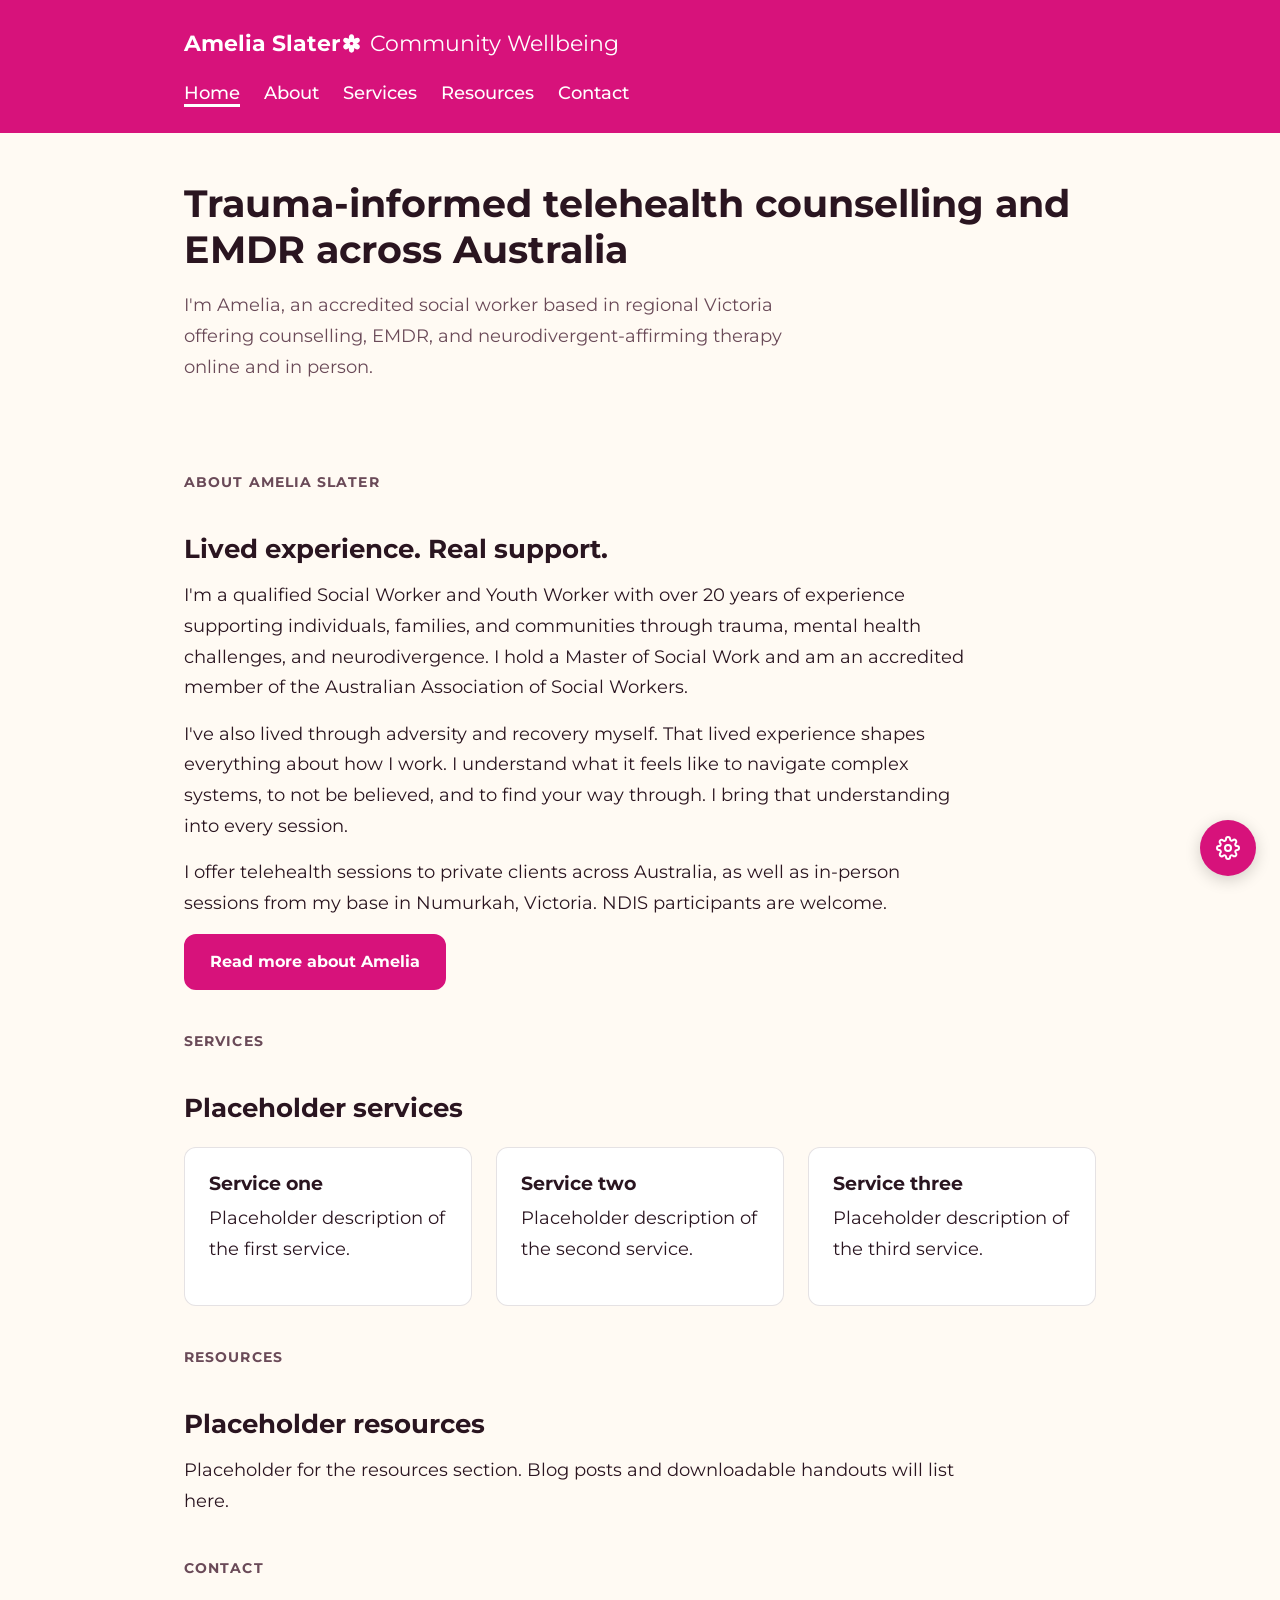
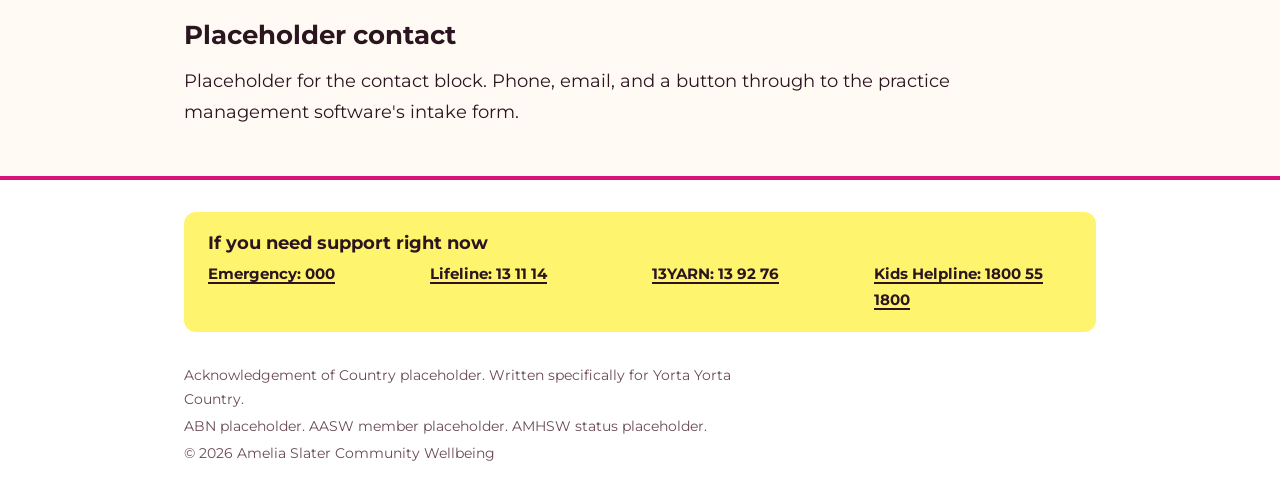
<file: index.html>
<!DOCTYPE html>
<html lang="en">
<head>
  <meta charset="utf-8">
  <meta name="viewport" content="width=device-width, initial-scale=1">
  <title>Amelia Slater Community Wellbeing</title>
  <meta name="description" content="Placeholder description, replace later">

  <link rel="preconnect" href="https://fonts.googleapis.com">
  <link rel="preconnect" href="https://fonts.gstatic.com" crossorigin>
  <link href="https://fonts.googleapis.com/css2?family=Montserrat:wght@400;500;700&family=Atkinson+Hyperlegible:wght@400;700&display=swap" rel="stylesheet">

  <link rel="stylesheet" href="styles.css">
</head>
<body>

  <a class="skip-link" href="#main">Skip to main content</a>

  <header>
    <div class="container">
      <a class="brand" href="index.html">Amelia Slater<svg class="brand-flower" viewBox="0 0 64 64" aria-hidden="true"><g transform="translate(32 32)" fill="currentColor"><ellipse cx="0" cy="-18" rx="9" ry="13"/><ellipse cx="0" cy="-18" rx="9" ry="13" transform="rotate(60)"/><ellipse cx="0" cy="-18" rx="9" ry="13" transform="rotate(120)"/><ellipse cx="0" cy="-18" rx="9" ry="13" transform="rotate(180)"/><ellipse cx="0" cy="-18" rx="9" ry="13" transform="rotate(240)"/><ellipse cx="0" cy="-18" rx="9" ry="13" transform="rotate(300)"/></g></svg> <span style="font-weight: 400;">Community Wellbeing</span></a>
      <nav aria-label="Primary">
        <a href="index.html" aria-current="page">Home</a>
        <a href="about.html">About</a>
        <a href="index.html#services">Services</a>
        <a href="index.html#resources">Resources</a>
        <a href="index.html#contact">Contact</a>
      </nav>
    </div>
  </header>

  <main id="main" class="container">

    <section class="hero">
      <h1>Trauma-informed telehealth counselling and EMDR across Australia</h1>
      <p class="lead">I'm Amelia, an accredited social worker based in regional Victoria offering counselling, EMDR, and neurodivergent-affirming therapy online and in person.</p>
    </section>

    <section id="about">
      <p class="section-label">About Amelia Slater</p>
      <h2>Lived experience. Real support.</h2>
      <p>I'm a qualified Social Worker and Youth Worker with over 20 years of experience supporting individuals, families, and communities through trauma, mental health challenges, and neurodivergence. I hold a Master of Social Work and am an accredited member of the Australian Association of Social Workers.</p>
      <p>I've also lived through adversity and recovery myself. That lived experience shapes everything about how I work. I understand what it feels like to navigate complex systems, to not be believed, and to find your way through. I bring that understanding into every session.</p>
      <p>I offer telehealth sessions to private clients across Australia, as well as in-person sessions from my base in Numurkah, Victoria. NDIS participants are welcome.</p>
      <a href="about.html" class="btn">Read more about Amelia</a>
    </section>

    <section id="services">
      <p class="section-label">Services</p>
      <h2>Placeholder services</h2>
      <div class="services">
        <div class="service-card">
          <h3>Service one</h3>
          <p>Placeholder description of the first service.</p>
        </div>
        <div class="service-card">
          <h3>Service two</h3>
          <p>Placeholder description of the second service.</p>
        </div>
        <div class="service-card">
          <h3>Service three</h3>
          <p>Placeholder description of the third service.</p>
        </div>
      </div>
    </section>

    <section id="resources">
      <p class="section-label">Resources</p>
      <h2>Placeholder resources</h2>
      <p>Placeholder for the resources section. Blog posts and downloadable handouts will list here.</p>
    </section>

    <section id="contact">
      <p class="section-label">Contact</p>
      <h2>Placeholder contact</h2>
      <p>Placeholder for the contact block. Phone, email, and a button through to the practice management software's intake form.</p>
    </section>

  </main>

  <footer>
    <div class="container">

      <aside class="crisis-block" aria-label="Crisis support resources">
        <h2>If you need support right now</h2>
        <ul>
          <li><a href="tel:000">Emergency: 000</a></li>
          <li><a href="tel:131114">Lifeline: 13 11 14</a></li>
          <li><a href="tel:139276">13YARN: 13 92 76</a></li>
          <li><a href="tel:1800551800">Kids Helpline: 1800 55 1800</a></li>
        </ul>
      </aside>

      <div class="meta">
        <p>Acknowledgement of Country placeholder. Written specifically for Yorta Yorta Country.</p>
        <p>ABN placeholder. AASW member placeholder. AMHSW status placeholder.</p>
        <p>&copy; <span id="year"></span> Amelia Slater Community Wellbeing</p>
      </div>

    </div>
  </footer>

  <button class="controls-toggle" aria-label="Open accessibility controls" aria-expanded="false" aria-controls="controls-panel" id="controls-toggle">
    <svg width="24" height="24" viewBox="0 0 24 24" fill="none" stroke="currentColor" stroke-width="2" stroke-linecap="round" stroke-linejoin="round" aria-hidden="true">
      <circle cx="12" cy="12" r="3"></circle>
      <path d="M19.4 15a1.65 1.65 0 0 0 .33 1.82l.06.06a2 2 0 0 1 0 2.83 2 2 0 0 1-2.83 0l-.06-.06a1.65 1.65 0 0 0-1.82-.33 1.65 1.65 0 0 0-1 1.51V21a2 2 0 0 1-4 0v-.09a1.65 1.65 0 0 0-1-1.51 1.65 1.65 0 0 0-1.82.33l-.06.06a2 2 0 0 1-2.83 0 2 2 0 0 1 0-2.83l.06-.06a1.65 1.65 0 0 0 .33-1.82 1.65 1.65 0 0 0-1.51-1H3a2 2 0 0 1 0-4h.09a1.65 1.65 0 0 0 1.51-1 1.65 1.65 0 0 0-.33-1.82l-.06-.06a2 2 0 0 1 0-2.83 2 2 0 0 1 2.83 0l.06.06a1.65 1.65 0 0 0 1.82.33H9a1.65 1.65 0 0 0 1-1.51V3a2 2 0 0 1 4 0v.09a1.65 1.65 0 0 0 1 1.51 1.65 1.65 0 0 0 1.82-.33l.06-.06a2 2 0 0 1 2.83 0 2 2 0 0 1 0 2.83l-.06.06a1.65 1.65 0 0 0-.33 1.82V9a1.65 1.65 0 0 0 1.51 1H21a2 2 0 0 1 0 4h-.09a1.65 1.65 0 0 0-1.51 1z"></path>
    </svg>
  </button>

  <div class="controls-panel" id="controls-panel" role="dialog" aria-label="Accessibility and reading controls">
    <h2>Reading controls</h2>

    <div class="control-group">
      <label for="font-size-slider">Text size</label>
      <input type="range" id="font-size-slider" min="14" max="26" step="1" value="18">
    </div>

    <div class="control-group">
      <label>Background colour</label>
      <div class="bg-options" role="group">
        <button data-bg="cream" aria-pressed="true">Cream</button>
        <button data-bg="sage">Sage</button>
        <button data-bg="lavender">Lavender</button>
      </div>
    </div>

    <div class="control-group">
      <div class="toggle-row">
        <span>Dyslexia-friendly font</span>
        <label class="switch"><input type="checkbox" id="toggle-dyslexia"><span class="slider"></span></label>
      </div>
      <div class="toggle-row">
        <span>High contrast</span>
        <label class="switch"><input type="checkbox" id="toggle-contrast"><span class="slider"></span></label>
      </div>
      <div class="toggle-row">
        <span>Reduce motion</span>
        <label class="switch"><input type="checkbox" id="toggle-motion"><span class="slider"></span></label>
      </div>
      <div class="toggle-row">
        <span>Reading mode</span>
        <label class="switch"><input type="checkbox" id="toggle-reading"><span class="slider"></span></label>
      </div>
    </div>

    <button class="reset-btn" id="reset-btn">Reset all to default</button>
  </div>

  <script src="scripts.js"></script>
</body>
</html>
</file>
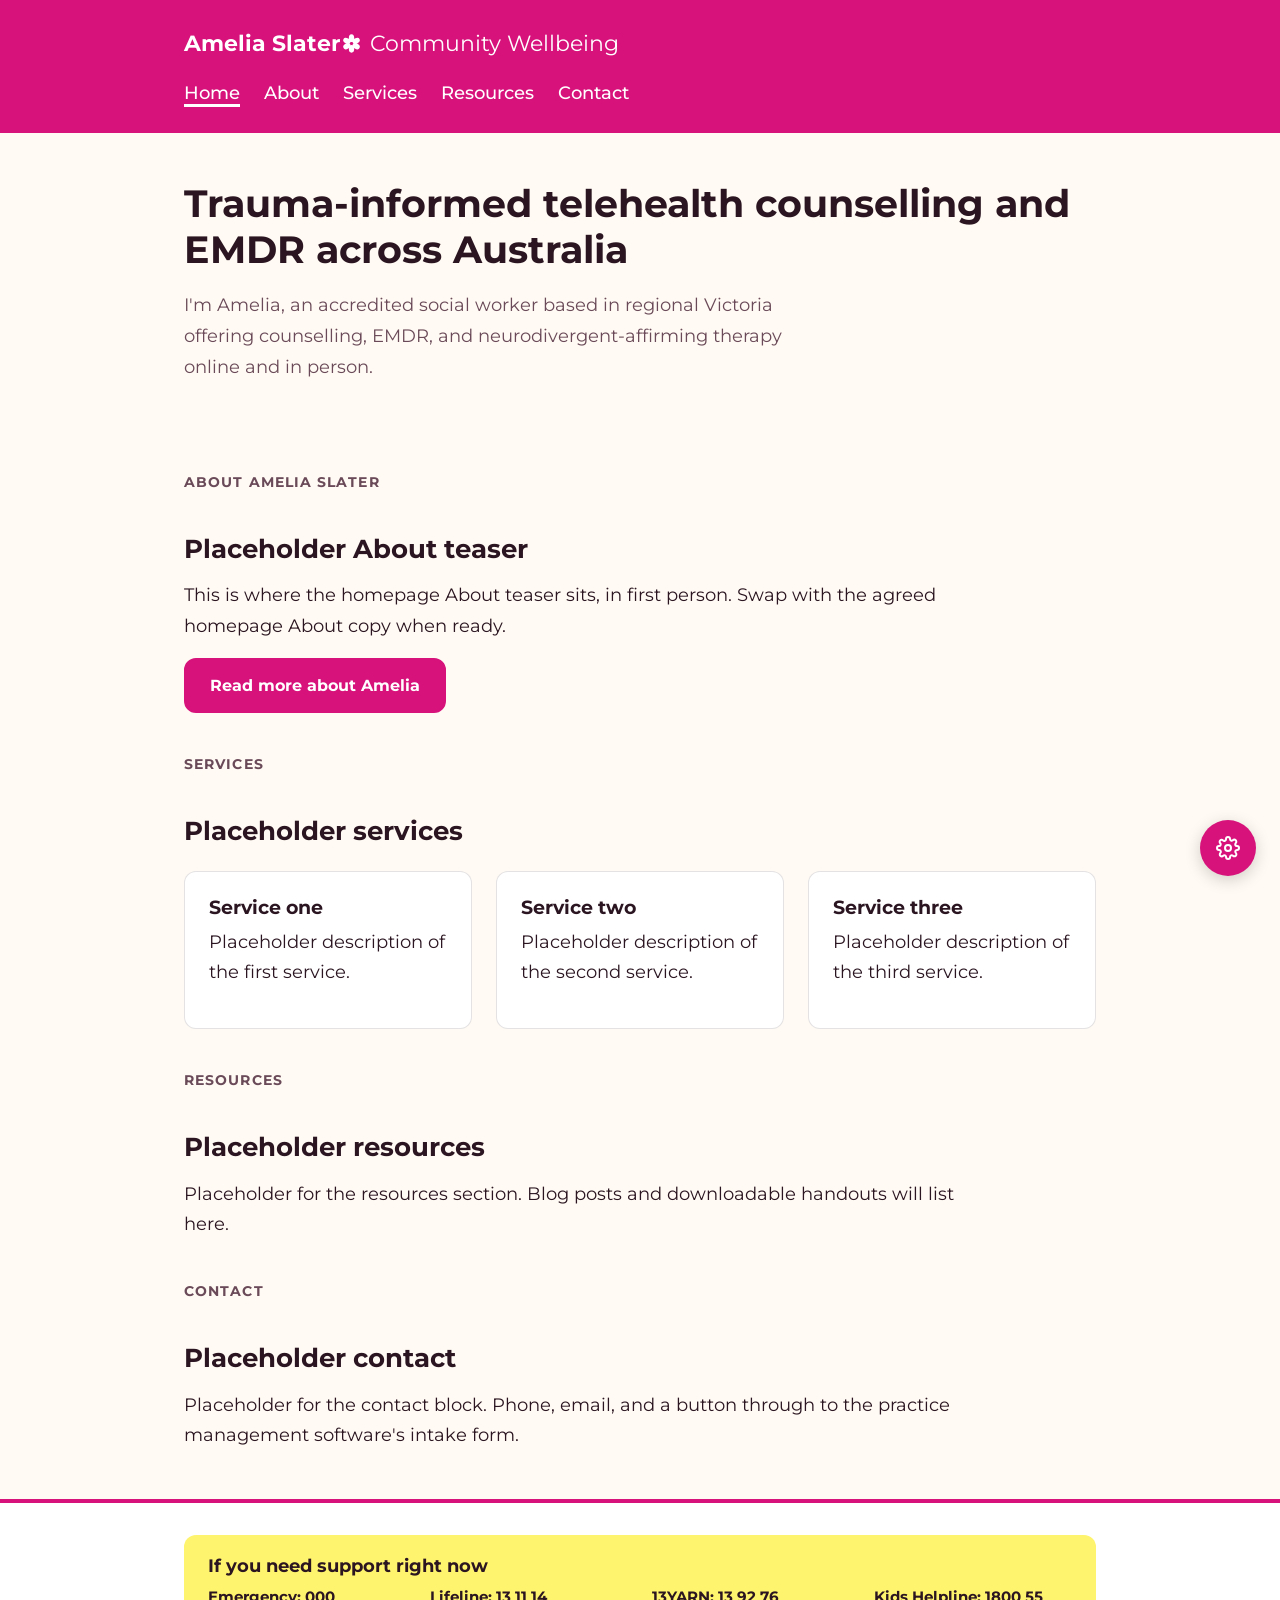
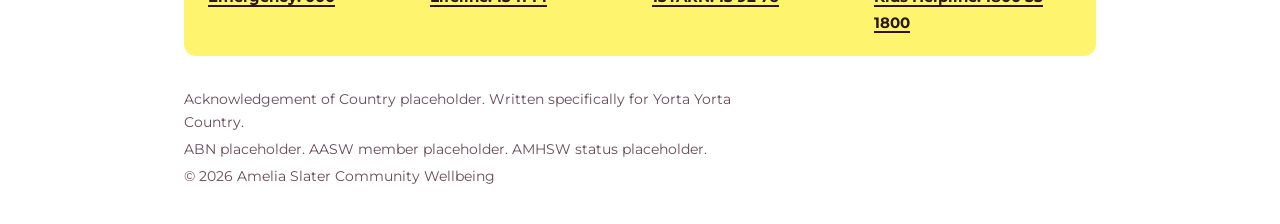
<file: about.html>
<!DOCTYPE html>
<html lang="en">
<head>
  <meta charset="utf-8">
  <meta name="viewport" content="width=device-width, initial-scale=1">
  <title>Amelia Slater Community Wellbeing</title>
  <meta name="description" content="Placeholder description, replace later">

  <link rel="preconnect" href="https://fonts.googleapis.com">
  <link rel="preconnect" href="https://fonts.gstatic.com" crossorigin>
  <link href="https://fonts.googleapis.com/css2?family=Montserrat:wght@400;500;700&family=Atkinson+Hyperlegible:wght@400;700&display=swap" rel="stylesheet">

  <link rel="stylesheet" href="styles.css">
</head>
<body>

  <a class="skip-link" href="#main">Skip to main content</a>

  <header>
    <div class="container">
      <a class="brand" href="index.html">Amelia Slater<svg class="brand-flower" viewBox="0 0 64 64" aria-hidden="true"><g transform="translate(32 32)" fill="currentColor"><ellipse cx="0" cy="-18" rx="9" ry="13"/><ellipse cx="0" cy="-18" rx="9" ry="13" transform="rotate(60)"/><ellipse cx="0" cy="-18" rx="9" ry="13" transform="rotate(120)"/><ellipse cx="0" cy="-18" rx="9" ry="13" transform="rotate(180)"/><ellipse cx="0" cy="-18" rx="9" ry="13" transform="rotate(240)"/><ellipse cx="0" cy="-18" rx="9" ry="13" transform="rotate(300)"/></g></svg> <span style="font-weight: 400;">Community Wellbeing</span></a>
      <nav aria-label="Primary">
        <a href="index.html" aria-current="page">Home</a>
        <a href="about.html">About</a>
        <a href="index.html#services">Services</a>
        <a href="index.html#resources">Resources</a>
        <a href="index.html#contact">Contact</a>
      </nav>
    </div>
  </header>

  <main id="main" class="container">

    <section class="hero">
      <h1>Trauma-informed telehealth counselling and EMDR across Australia</h1>
      <p class="lead">I'm Amelia, an accredited social worker based in regional Victoria offering counselling, EMDR, and neurodivergent-affirming therapy online and in person.</p>
    </section>

    <section id="about">
      <p class="section-label">About Amelia Slater</p>
      <h2>Placeholder About teaser</h2>
      <p>This is where the homepage About teaser sits, in first person. Swap with the agreed homepage About copy when ready.</p>
      <a href="about.html" class="btn">Read more about Amelia</a>
    </section>

    <section id="services">
      <p class="section-label">Services</p>
      <h2>Placeholder services</h2>
      <div class="services">
        <div class="service-card">
          <h3>Service one</h3>
          <p>Placeholder description of the first service.</p>
        </div>
        <div class="service-card">
          <h3>Service two</h3>
          <p>Placeholder description of the second service.</p>
        </div>
        <div class="service-card">
          <h3>Service three</h3>
          <p>Placeholder description of the third service.</p>
        </div>
      </div>
    </section>

    <section id="resources">
      <p class="section-label">Resources</p>
      <h2>Placeholder resources</h2>
      <p>Placeholder for the resources section. Blog posts and downloadable handouts will list here.</p>
    </section>

    <section id="contact">
      <p class="section-label">Contact</p>
      <h2>Placeholder contact</h2>
      <p>Placeholder for the contact block. Phone, email, and a button through to the practice management software's intake form.</p>
    </section>

  </main>

  <footer>
    <div class="container">

      <aside class="crisis-block" aria-label="Crisis support resources">
        <h2>If you need support right now</h2>
        <ul>
          <li><a href="tel:000">Emergency: 000</a></li>
          <li><a href="tel:131114">Lifeline: 13 11 14</a></li>
          <li><a href="tel:139276">13YARN: 13 92 76</a></li>
          <li><a href="tel:1800551800">Kids Helpline: 1800 55 1800</a></li>
        </ul>
      </aside>

      <div class="meta">
        <p>Acknowledgement of Country placeholder. Written specifically for Yorta Yorta Country.</p>
        <p>ABN placeholder. AASW member placeholder. AMHSW status placeholder.</p>
        <p>&copy; <span id="year"></span> Amelia Slater Community Wellbeing</p>
      </div>

    </div>
  </footer>

  <button class="controls-toggle" aria-label="Open accessibility controls" aria-expanded="false" aria-controls="controls-panel" id="controls-toggle">
    <svg width="24" height="24" viewBox="0 0 24 24" fill="none" stroke="currentColor" stroke-width="2" stroke-linecap="round" stroke-linejoin="round" aria-hidden="true">
      <circle cx="12" cy="12" r="3"></circle>
      <path d="M19.4 15a1.65 1.65 0 0 0 .33 1.82l.06.06a2 2 0 0 1 0 2.83 2 2 0 0 1-2.83 0l-.06-.06a1.65 1.65 0 0 0-1.82-.33 1.65 1.65 0 0 0-1 1.51V21a2 2 0 0 1-4 0v-.09a1.65 1.65 0 0 0-1-1.51 1.65 1.65 0 0 0-1.82.33l-.06.06a2 2 0 0 1-2.83 0 2 2 0 0 1 0-2.83l.06-.06a1.65 1.65 0 0 0 .33-1.82 1.65 1.65 0 0 0-1.51-1H3a2 2 0 0 1 0-4h.09a1.65 1.65 0 0 0 1.51-1 1.65 1.65 0 0 0-.33-1.82l-.06-.06a2 2 0 0 1 0-2.83 2 2 0 0 1 2.83 0l.06.06a1.65 1.65 0 0 0 1.82.33H9a1.65 1.65 0 0 0 1-1.51V3a2 2 0 0 1 4 0v.09a1.65 1.65 0 0 0 1 1.51 1.65 1.65 0 0 0 1.82-.33l.06-.06a2 2 0 0 1 2.83 0 2 2 0 0 1 0 2.83l-.06.06a1.65 1.65 0 0 0-.33 1.82V9a1.65 1.65 0 0 0 1.51 1H21a2 2 0 0 1 0 4h-.09a1.65 1.65 0 0 0-1.51 1z"></path>
    </svg>
  </button>

  <div class="controls-panel" id="controls-panel" role="dialog" aria-label="Accessibility and reading controls">
    <h2>Reading controls</h2>

    <div class="control-group">
      <label for="font-size-slider">Text size</label>
      <input type="range" id="font-size-slider" min="14" max="26" step="1" value="18">
    </div>

    <div class="control-group">
      <label>Background colour</label>
      <div class="bg-options" role="group">
        <button data-bg="cream" aria-pressed="true">Cream</button>
        <button data-bg="sage">Sage</button>
        <button data-bg="lavender">Lavender</button>
      </div>
    </div>

    <div class="control-group">
      <div class="toggle-row">
        <span>Dyslexia-friendly font</span>
        <label class="switch"><input type="checkbox" id="toggle-dyslexia"><span class="slider"></span></label>
      </div>
      <div class="toggle-row">
        <span>High contrast</span>
        <label class="switch"><input type="checkbox" id="toggle-contrast"><span class="slider"></span></label>
      </div>
      <div class="toggle-row">
        <span>Reduce motion</span>
        <label class="switch"><input type="checkbox" id="toggle-motion"><span class="slider"></span></label>
      </div>
      <div class="toggle-row">
        <span>Reading mode</span>
        <label class="switch"><input type="checkbox" id="toggle-reading"><span class="slider"></span></label>
      </div>
    </div>

    <button class="reset-btn" id="reset-btn">Reset all to default</button>
  </div>

  <script src="scripts.js"></script>
</body>
</html>
</file>
<file: styles.css>
/* ========================================
   ASCW shared styles
   Used by every page in the site.
   ======================================== */

/* ---------- Theme tokens ---------- */
:root {
  --brand-pink: #d7127b;
  --brand-yellow: #fff46d;
  --brand-sage: #a8c89b;
  --brand-lavender: #ba94c4;
  --brand-cream: #fffaf3;

  /* Themeable. The AuDHD panel swaps these. */
  --bg: var(--brand-cream);
  --text: #2a1520;
  --text-muted: #6a4a58;
  --accent: var(--brand-pink);
  --surface: #ffffff;
  --border: rgba(42, 21, 32, 0.12);

  --font-body: 'Montserrat', system-ui, sans-serif;
  --font-size: 18px;
  --line-height: 1.7;
  --letter-spacing: 0;

  --radius: 12px;
  --space: 1.5rem;
}

/* High contrast theme. */
body.high-contrast {
  --bg: #ffffff;
  --text: #000000;
  --text-muted: #1a1a1a;
  --accent: #b00060;
  --surface: #ffffff;
  --border: #000000;
}

/* Background colour options. */
body.bg-sage     { --bg: #eaf2e3; }
body.bg-lavender { --bg: #f1e9f3; }
body.bg-cream    { --bg: var(--brand-cream); }

/* Dyslexia-friendly font. */
body.font-dyslexia {
  --font-body: 'Atkinson Hyperlegible', system-ui, sans-serif;
  --letter-spacing: 0.02em;
}

/* Reading mode strips decoration. */
body.reading-mode header nav,
body.reading-mode .hero-decoration,
body.reading-mode footer .crisis-block,
body.reading-mode .services,
body.reading-mode .approach-grid { display: none; }
body.reading-mode main { max-width: 65ch; }

/* Reduced motion. */
@media (prefers-reduced-motion: reduce) {
  *, *::before, *::after { animation: none !important; transition: none !important; }
}
body.reduce-motion *,
body.reduce-motion *::before,
body.reduce-motion *::after { animation: none !important; transition: none !important; }

/* ---------- Reset and base ---------- */
*, *::before, *::after { box-sizing: border-box; }
body {
  margin: 0;
  background: var(--bg);
  color: var(--text);
  font-family: var(--font-body);
  font-size: var(--font-size);
  line-height: var(--line-height);
  letter-spacing: var(--letter-spacing);
  transition: background 0.2s ease;
}
h1, h2, h3 { font-weight: 700; line-height: 1.2; }
h1 { font-size: 2.4rem; margin: 0 0 1rem; }
h2 { font-size: 1.6rem; margin: 2.5rem 0 1rem; }
h3 { font-size: 1.2rem; margin: 1.5rem 0 0.5rem; }
p  { margin: 0 0 1rem; max-width: 65ch; }
a {
  color: var(--accent);
  text-decoration-thickness: 2px;
  text-underline-offset: 3px;
}
a:focus-visible, button:focus-visible {
  outline: 3px solid var(--accent);
  outline-offset: 3px;
}

/* ---------- Skip link ---------- */
.skip-link {
  position: absolute;
  left: 0; top: 0;
  padding: 0.75rem 1rem;
  background: var(--accent);
  color: white;
  transform: translateY(-100%);
  transition: transform 0.15s ease;
  z-index: 100;
}
.skip-link:focus { transform: translateY(0); }

/* ---------- Layout ---------- */
.container { max-width: 960px; margin: 0 auto; padding: 0 1.5rem; }

/* ---------- Header ---------- */
header {
  background: var(--accent);
  color: white;
  padding: 1.5rem 0;
}
header a { color: white; }
.brand {
  font-size: 1.4rem;
  font-weight: 700;
  text-decoration: none;
}
.brand-flower {
  display: inline-block;
  width: 0.85em;
  height: 0.85em;
  vertical-align: -0.1em;
  margin: 0 0.1em;
}
header nav {
  margin-top: 1rem;
  display: flex;
  flex-wrap: wrap;
  gap: 1rem 1.5rem;
}
header nav a {
  text-decoration: none;
  font-weight: 500;
}
header nav a:hover { text-decoration: underline; }
header nav a[aria-current="page"] {
  text-decoration: underline;
  text-decoration-thickness: 3px;
  text-underline-offset: 5px;
}

/* ---------- Section labels ---------- */
.section-label {
  font-size: 0.85rem;
  font-weight: 700;
  text-transform: uppercase;
  letter-spacing: 0.08em;
  color: var(--text-muted);
  margin: 2.5rem 0 0;
}

/* ---------- Hero ---------- */
.hero {
  padding: 3rem 0 2rem;
  position: relative;
}
.hero p.lead {
  font-size: 1.15rem;
  color: var(--text-muted);
  max-width: 50ch;
}

/* ---------- Cards (services, approach) ---------- */
.services,
.approach-grid {
  display: grid;
  grid-template-columns: repeat(auto-fit, minmax(240px, 1fr));
  gap: 1.5rem;
  margin: 1.5rem 0 2rem;
}
.service-card,
.approach-card {
  background: var(--surface);
  border: 1px solid var(--border);
  border-radius: var(--radius);
  padding: 1.5rem;
}
.service-card h3,
.approach-card h3 { margin-top: 0; }

/* ---------- Qualifications list ---------- */
.qualifications-list {
  list-style: none;
  padding: 0;
  margin: 1.5rem 0 2rem;
  display: grid;
  grid-template-columns: repeat(auto-fit, minmax(280px, 1fr));
  gap: 0.75rem 1.5rem;
}
.qualifications-list li {
  background: var(--surface);
  border-left: 4px solid var(--accent);
  padding: 0.75rem 1rem;
  border-radius: 0 6px 6px 0;
}

/* ---------- Buttons ---------- */
.btn {
  display: inline-block;
  padding: 0.75rem 1.5rem;
  background: var(--accent);
  color: white;
  text-decoration: none;
  border-radius: var(--radius);
  font-weight: 700;
  border: 2px solid var(--accent);
  cursor: pointer;
  font-family: inherit;
  font-size: 1rem;
  transition: background 0.15s ease, transform 0.15s ease;
}
.btn:hover { background: var(--text); border-color: var(--text); }
.btn-secondary {
  background: transparent;
  color: var(--accent);
}
.btn-secondary:hover { background: var(--accent); color: white; }
.cta-buttons {
  display: flex;
  flex-wrap: wrap;
  gap: 1rem;
  margin: 1.5rem 0 2rem;
}

/* ---------- Footer ---------- */
footer {
  background: var(--surface);
  border-top: 4px solid var(--accent);
  margin-top: 3rem;
  padding: 2rem 0;
  font-size: 0.95rem;
}
footer .crisis-block {
  background: var(--brand-yellow);
  color: #2a1520;
  padding: 1.25rem 1.5rem;
  border-radius: var(--radius);
  margin-bottom: 2rem;
}
footer .crisis-block h2 {
  margin: 0 0 0.5rem;
  font-size: 1.1rem;
}
footer .crisis-block ul {
  list-style: none;
  padding: 0;
  margin: 0;
  display: grid;
  grid-template-columns: repeat(auto-fit, minmax(180px, 1fr));
  gap: 0.5rem 1.5rem;
}
footer .crisis-block a {
  color: #2a1520;
  font-weight: 700;
}
footer .meta {
  color: var(--text-muted);
  font-size: 0.85rem;
}
footer .meta p { margin: 0.25rem 0; }

/* ---------- AuDHD controls floating button ---------- */
.controls-toggle {
  position: fixed;
  bottom: 1.5rem;
  right: 1.5rem;
  background: var(--accent);
  color: white;
  border: none;
  width: 56px; height: 56px;
  border-radius: 50%;
  cursor: pointer;
  box-shadow: 0 4px 16px rgba(0,0,0,0.18);
  font-size: 1.4rem;
  z-index: 50;
  display: flex;
  align-items: center;
  justify-content: center;
}
.controls-toggle:hover { transform: scale(1.05); transition: transform 0.15s ease; }

/* ---------- AuDHD panel ---------- */
.controls-panel {
  position: fixed;
  bottom: 5.5rem;
  right: 1.5rem;
  width: min(340px, calc(100vw - 3rem));
  max-height: calc(100vh - 8rem);
  overflow-y: auto;
  background: var(--surface);
  border: 1px solid var(--border);
  border-radius: var(--radius);
  box-shadow: 0 8px 32px rgba(0,0,0,0.18);
  padding: 1.25rem;
  z-index: 49;
  display: none;
}
.controls-panel[data-open="true"] { display: block; }
.controls-panel h2 {
  margin: 0 0 1rem;
  font-size: 1.1rem;
}
.controls-panel .control-group { margin-bottom: 1.25rem; }
.controls-panel .control-group label {
  display: block;
  font-size: 0.85rem;
  font-weight: 500;
  margin-bottom: 0.5rem;
  color: var(--text-muted);
}
.controls-panel input[type="range"] {
  width: 100%;
  accent-color: var(--accent);
}
.controls-panel .toggle-row {
  display: flex;
  justify-content: space-between;
  align-items: center;
  padding: 0.4rem 0;
}
.controls-panel .toggle-row span { font-size: 0.95rem; }
.controls-panel .bg-options { display: flex; gap: 0.5rem; }
.controls-panel .bg-options button {
  flex: 1;
  border: 2px solid var(--border);
  background: white;
  padding: 0.6rem;
  border-radius: 6px;
  cursor: pointer;
  font-size: 0.8rem;
}
.controls-panel .bg-options button[aria-pressed="true"] {
  border-color: var(--accent);
  font-weight: 700;
}
.controls-panel .reset-btn {
  width: 100%;
  padding: 0.6rem;
  background: transparent;
  border: 1px solid var(--border);
  border-radius: 6px;
  cursor: pointer;
  font-size: 0.85rem;
  color: var(--text-muted);
}

/* ---------- Toggle switches ---------- */
.switch {
  position: relative;
  display: inline-block;
  width: 40px;
  height: 22px;
}
.switch input { opacity: 0; width: 0; height: 0; }
.switch .slider {
  position: absolute;
  cursor: pointer;
  top: 0; left: 0; right: 0; bottom: 0;
  background: #ccc;
  border-radius: 22px;
  transition: 0.2s;
}
.switch .slider::before {
  content: "";
  position: absolute;
  height: 16px; width: 16px;
  left: 3px; bottom: 3px;
  background: white;
  border-radius: 50%;
  transition: 0.2s;
}
.switch input:checked + .slider { background: var(--accent); }
.switch input:checked + .slider::before { transform: translateX(18px); }
</file>
